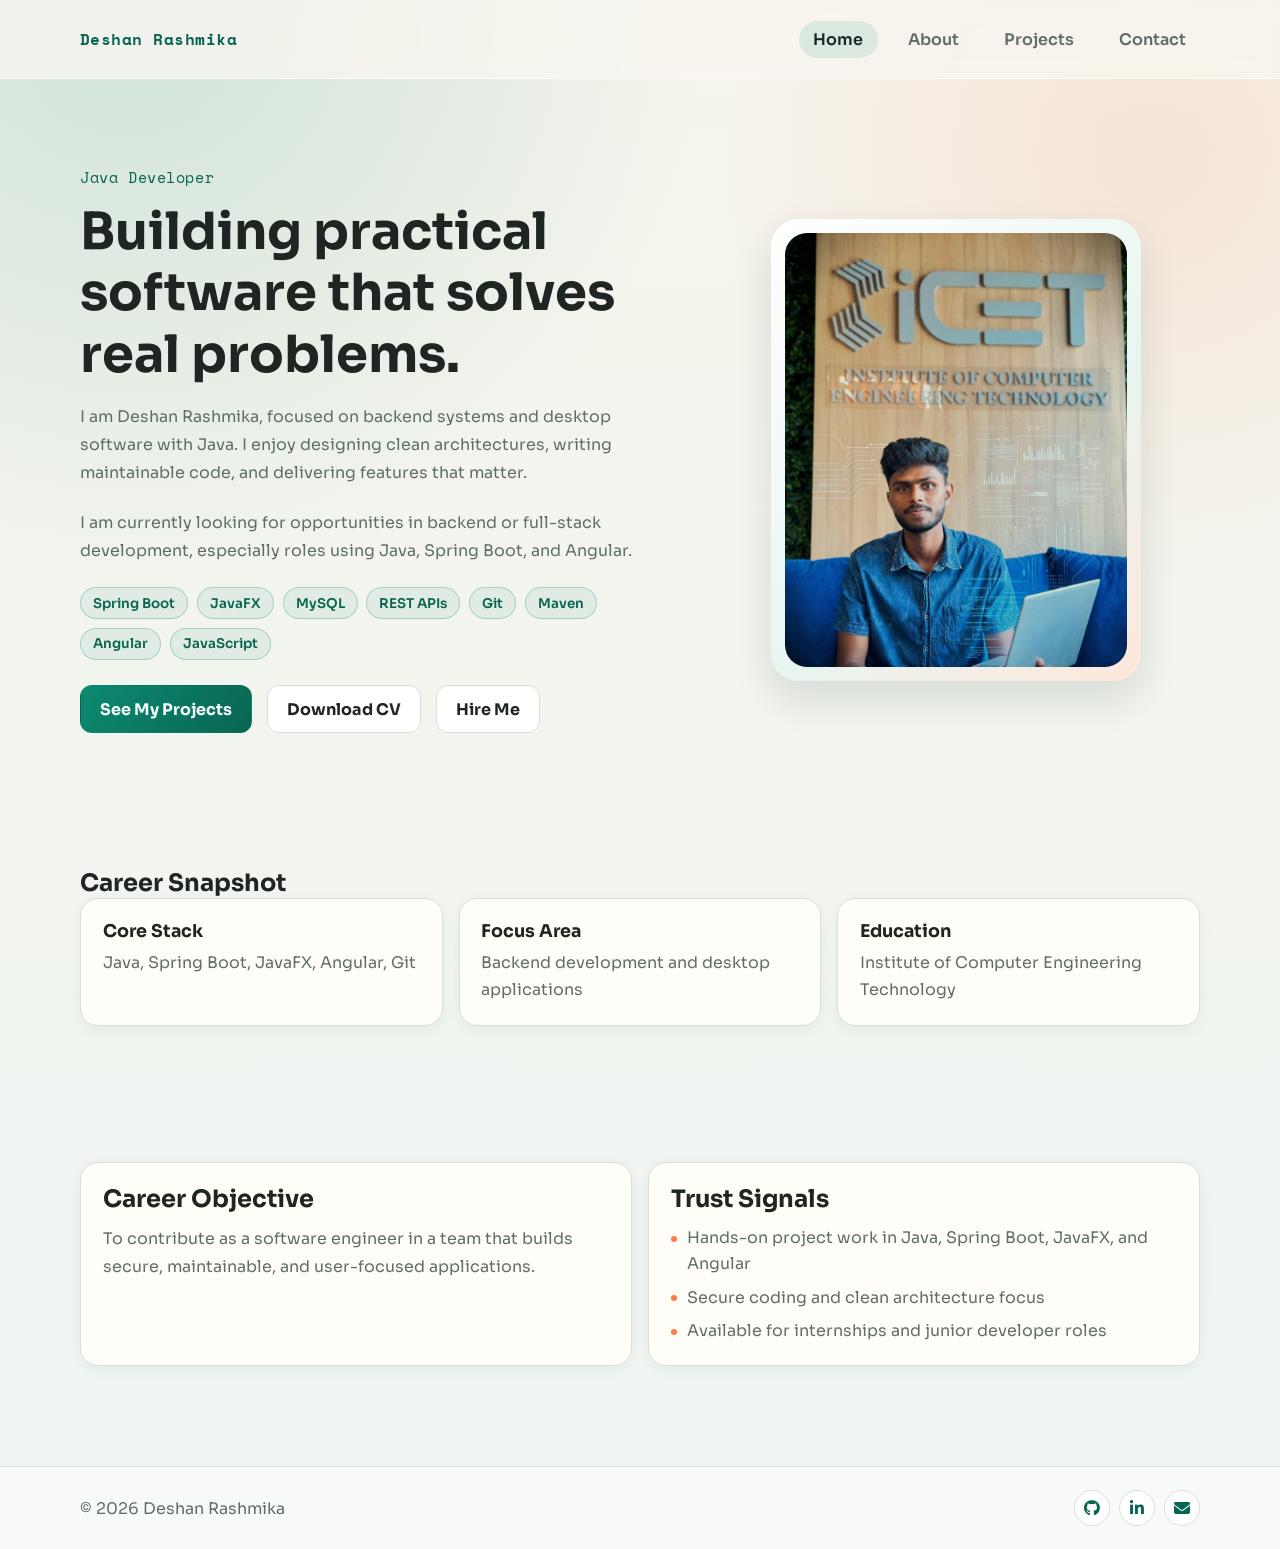
<file: index.html>
<!DOCTYPE html>
<html lang="en">
<head>
    <meta charset="UTF-8">
    <meta name="viewport" content="width=device-width, initial-scale=1.0">
    <title>Deshan Rashmika | Java Developer Portfolio</title>
    <meta name="description" content="Deshan Rashmika's Java developer portfolio showcasing backend systems, desktop applications, and CV projects.">
    <meta property="og:title" content="Deshan Rashmika | Java Developer Portfolio">
    <meta property="og:description" content="Java developer portfolio with CV projects, technical skills, and contact details.">
    <meta property="og:type" content="website">
    <link rel="stylesheet" href="assets/images/css/style.css">
    <link rel="stylesheet" href="https://cdnjs.cloudflare.com/ajax/libs/font-awesome/6.4.0/css/all.min.css">
</head>
<body>
    <header class="site-header">
        <div class="container nav-wrap">
            <a class="brand" href="index.html">Deshan Rashmika</a>
            <nav class="main-nav">
                <a href="index.html" class="nav-link active">Home</a>
                <a href="about.html" class="nav-link">About</a>
                <a href="projects.html" class="nav-link">Projects</a>
                <a href="contact.html" class="nav-link">Contact</a>
            </nav>
        </div>
    </header>

    <main>
        <section class="hero section">
            <div class="container hero-grid reveal">
                <div class="hero-copy">
                    <p class="kicker">Java Developer</p>
                    <h1>Building practical software that solves real problems.</h1>
                    <p class="lead">
                        I am Deshan Rashmika, focused on backend systems and desktop software with Java.
                        I enjoy designing clean architectures, writing maintainable code, and delivering features that matter.
                    </p>
                    <p class="lead">
                        I am currently looking for opportunities in backend or full-stack development, especially roles using Java, Spring Boot, and Angular.
                    </p>
                    <div class="tag-row">
                        <span class="tag">Spring Boot</span>
                        <span class="tag">JavaFX</span>
                        <span class="tag">MySQL</span>
                        <span class="tag">REST APIs</span>
                        <span class="tag">Git</span>
                        <span class="tag">Maven</span>
                        <span class="tag">Angular</span>
                        <span class="tag">JavaScript</span>
                    </div>
                    <div class="button-row">
                        <a class="btn btn-solid" href="projects.html">See My Projects</a>
                        <a class="btn btn-outline" href="assets/docs/DeshanRashmika's CV.pdf" download="Deshan_Rashmika_CV.pdf">Download CV</a>
                        <a class="btn btn-outline" href="contact.html">Hire Me</a>
                    </div>
                </div>

                <div class="hero-media">
                    <div class="profile-frame">
                        <img src="assets/images/Gemini_Generated_Image_resgy2resgy2resg.png" alt="Portrait of Deshan Rashmika" class="profile-image" loading="lazy">
                        <div class="profile-fallback">DR</div>
                    </div>
                </div>
            </div>
        </section>

        <section class="section">
            <div class="container reveal">
                <h2>Career Snapshot</h2>
                <div class="stat-grid">
                    <article class="card stat-card">
                        <h3>Core Stack</h3>
                        <p>Java, Spring Boot, JavaFX, Angular, Git</p>
                    </article>
                    <article class="card stat-card">
                        <h3>Focus Area</h3>
                        <p>Backend development and desktop applications</p>
                    </article>
                    <article class="card stat-card">
                        <h3>Education</h3>
                        <p>Institute of Computer Engineering Technology</p>
                    </article>
                </div>
            </div>
        </section>

        <section class="section">
            <div class="container reveal split">
                <article class="card">
                    <h2>Career Objective</h2>
                    <p>
                        To contribute as a software engineer in a team that builds secure, maintainable, and user-focused applications.
                    </p>
                </article>
                <article class="card">
                    <h2>Trust Signals</h2>
                    <ul class="list-clean">
                        <li>Hands-on project work in Java, Spring Boot, JavaFX, and Angular</li>
                        <li>Secure coding and clean architecture focus</li>
                        <li>Available for internships and junior developer roles</li>
                    </ul>
                </article>
            </div>
        </section>
    </main>

    <footer class="site-footer">
        <div class="container footer-wrap">
            <p>© 2026 Deshan Rashmika</p>
            <div class="social-links">
                <a href="https://github.com/DeshanRashmika" target="_blank" rel="noreferrer" aria-label="GitHub"><i class="fab fa-github"></i></a>
                <a href="https://www.linkedin.com/in/deshan-rashmika-539231377" target="_blank" rel="noreferrer" aria-label="LinkedIn"><i class="fab fa-linkedin-in"></i></a>
                <a href="mailto:deshanrashmika002@gmail.com" aria-label="Email"><i class="fas fa-envelope"></i></a>
            </div>
        </div>
    </footer>
<script src="assets/images/js/main.js"></script>
</body>
</html>
</file>
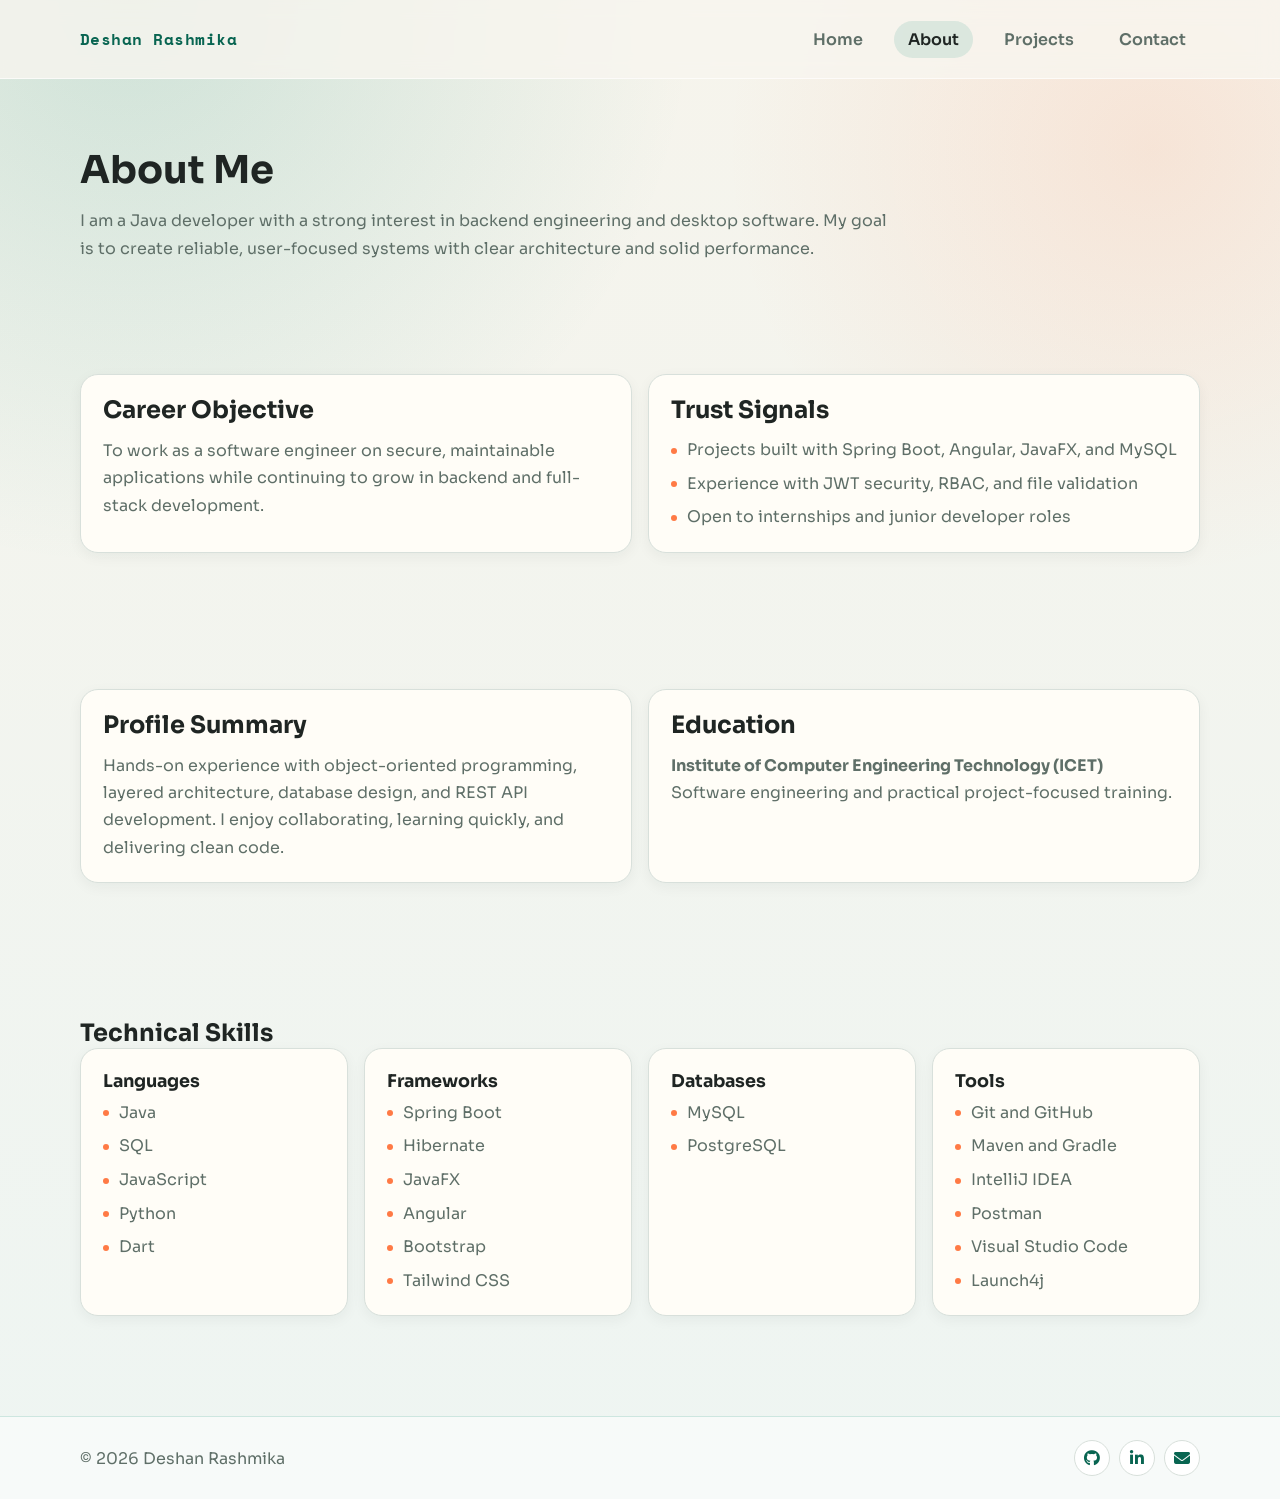
<file: about.html>
<!DOCTYPE html>
<html lang="en">
<head>
    <meta charset="UTF-8">
    <meta name="viewport" content="width=device-width, initial-scale=1.0">
    <title>About Me - Deshan Rashmika</title>
    <meta name="description" content="About Deshan Rashmika, a Java developer focused on backend engineering, desktop software, and CV projects.">
    <link rel="stylesheet" href="assets/images/css/style.css">
    <link rel="stylesheet" href="https://cdnjs.cloudflare.com/ajax/libs/font-awesome/6.4.0/css/all.min.css">
</head>
<body>

<header class="site-header">
    <div class="container nav-wrap">
        <a class="brand" href="index.html">Deshan Rashmika</a>
        <nav class="main-nav">
            <a href="index.html" class="nav-link">Home</a>
            <a href="about.html" class="nav-link active">About</a>
            <a href="projects.html" class="nav-link">Projects</a>
            <a href="contact.html" class="nav-link">Contact</a>
        </nav>
    </div>
</header>

<main>
    <section class="section">
        <div class="container reveal">
            <h1 class="page-title">About Me</h1>
            <p class="lead narrow">
                I am a Java developer with a strong interest in backend engineering and desktop software.
                My goal is to create reliable, user-focused systems with clear architecture and solid performance.
            </p>
        </div>
    </section>

    <section class="section compact-top">
        <div class="container reveal split">
            <article class="card">
                <h2>Career Objective</h2>
                <p>
                    To work as a software engineer on secure, maintainable applications while continuing to grow in backend and full-stack development.
                </p>
            </article>
            <article class="card">
                <h2>Trust Signals</h2>
                <ul class="list-clean">
                    <li>Projects built with Spring Boot, Angular, JavaFX, and MySQL</li>
                    <li>Experience with JWT security, RBAC, and file validation</li>
                    <li>Open to internships and junior developer roles</li>
                </ul>
            </article>
        </div>
    </section>

    <section class="section">
        <div class="container split reveal">
            <article class="card">
                <h2>Profile Summary</h2>
                <p>
                    Hands-on experience with object-oriented programming, layered architecture, database design,
                    and REST API development. I enjoy collaborating, learning quickly, and delivering clean code.
                </p>
            </article>
            <article class="card">
                <h2>Education</h2>
                <p><strong>Institute of Computer Engineering Technology (ICET)</strong></p>
                <p>Software engineering and practical project-focused training.</p>
            </article>
        </div>
    </section>

    <section class="section">
        <div class="container reveal">
            <h2>Technical Skills</h2>
            <div class="skill-grid">
                <article class="card">
                    <h3>Languages</h3>
                    <ul class="list-clean">
                        <li>Java</li>
                        <li>SQL</li>
                        <li>JavaScript</li>
                        <li>Python</li>
                        <li>Dart</li>
                    </ul>
                </article>
                <article class="card">
                    <h3>Frameworks</h3>
                    <ul class="list-clean">
                        <li>Spring Boot</li>
                        <li>Hibernate</li>
                        <li>JavaFX</li>
                        <li>Angular</li>
                        <li>Bootstrap</li>
                        <li>Tailwind CSS</li>
                    </ul>
                </article>
                <article class="card">
                    <h3>Databases</h3>
                    <ul class="list-clean">
                        <li>MySQL</li>
                        <li>PostgreSQL</li>
                    </ul>
                </article>
                <article class="card">
                    <h3>Tools</h3>
                    <ul class="list-clean">
                        <li>Git and GitHub</li>
                        <li>Maven and Gradle</li>
                        <li>IntelliJ IDEA</li>
                        <li>Postman</li>
                        <li>Visual Studio Code</li>
                        <li>Launch4j</li>
                    </ul>
                </article>
            </div>
        </div>
    </section>
</main>

<footer class="site-footer">
    <div class="container footer-wrap">
        <p>© 2026 Deshan Rashmika</p>
        <div class="social-links">
            <a href="https://github.com/DeshanRashmika" target="_blank" rel="noreferrer" aria-label="GitHub"><i class="fab fa-github"></i></a>
            <a href="https://www.linkedin.com/in/deshanrashmika" target="_blank" rel="noreferrer" aria-label="LinkedIn"><i class="fab fa-linkedin-in"></i></a>
            <a href="mailto:deshanrashmika002@gmail.com" aria-label="Email"><i class="fas fa-envelope"></i></a>
        </div>
    </div>
</footer>

<script src="assets/images/js/main.js"></script>
</body>
</html>
</file>
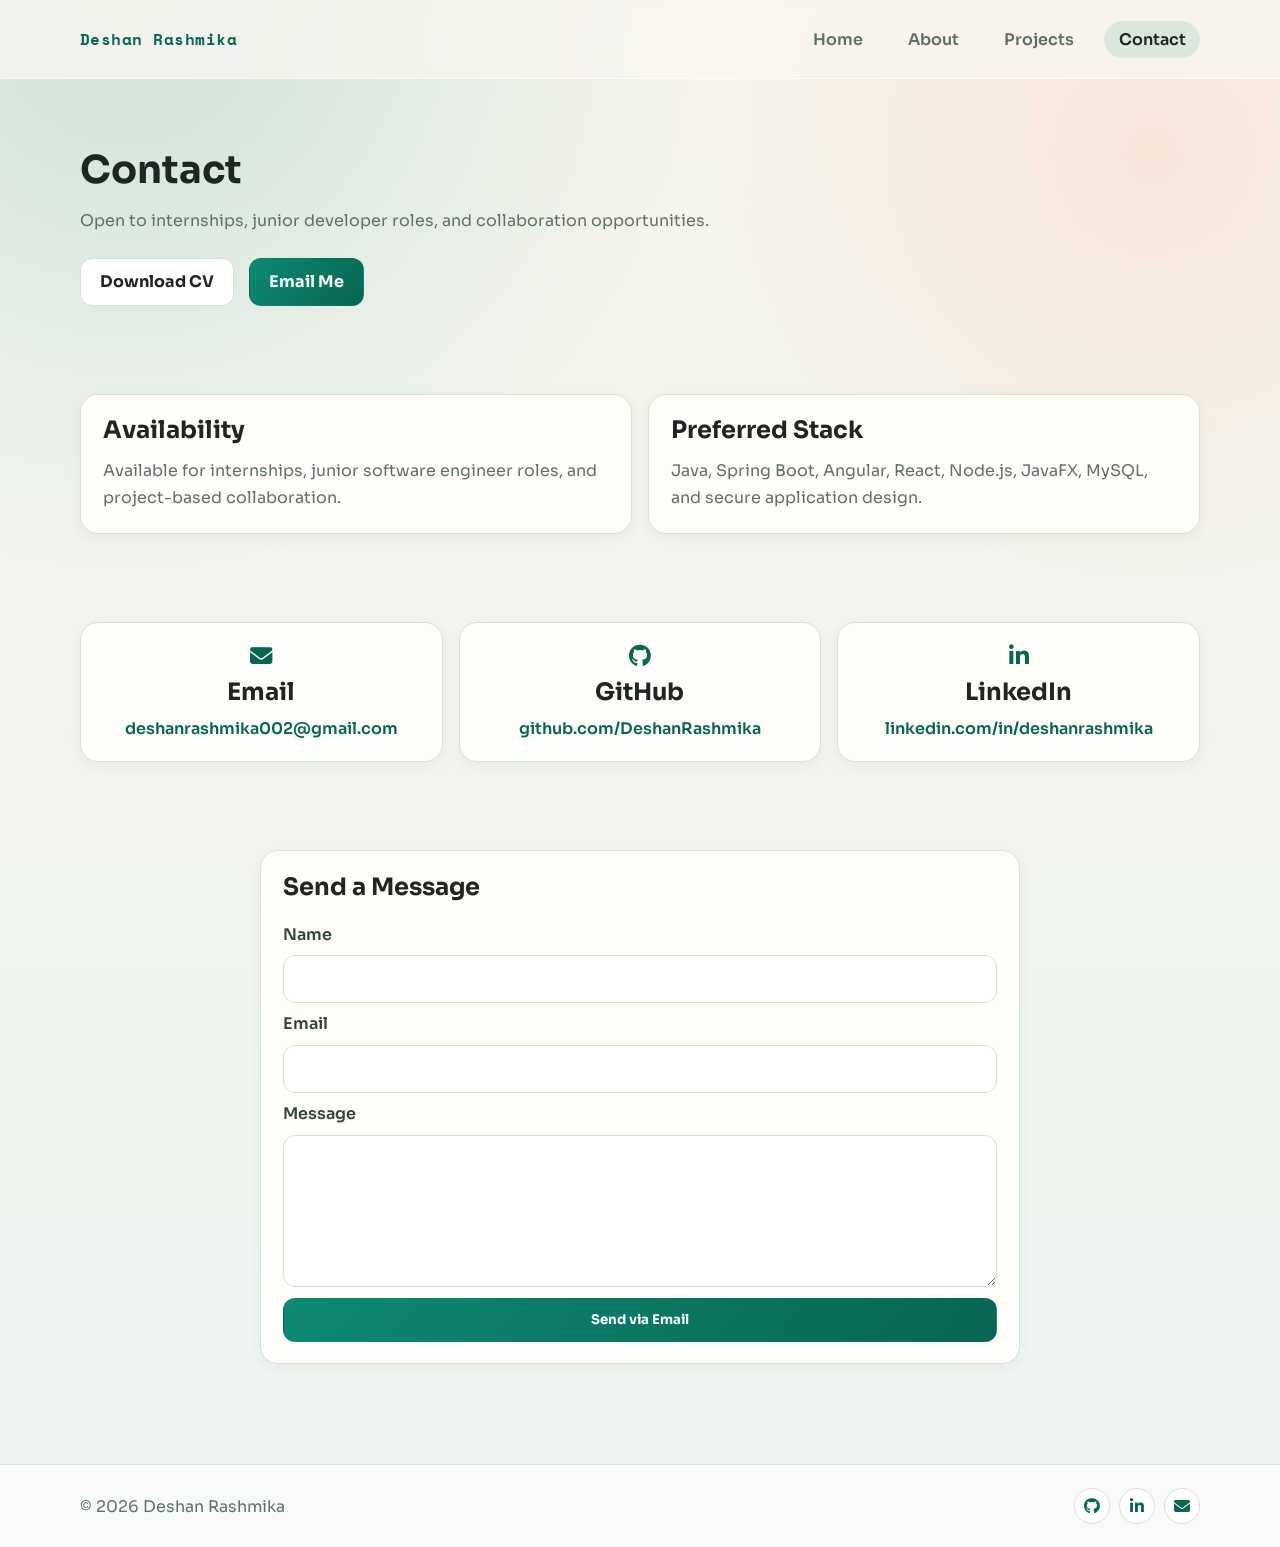
<file: contact.html>
<!DOCTYPE html>
<html lang="en">
<head>
    <meta charset="UTF-8">
    <meta name="viewport" content="width=device-width, initial-scale=1.0">
    <title>Contact - Deshan Rashmika</title>
    <meta name="description" content="Contact Deshan Rashmika for internships, junior developer roles, and project collaboration.">
    <link rel="stylesheet" href="assets/images/css/style.css">
    <link rel="stylesheet" href="https://cdnjs.cloudflare.com/ajax/libs/font-awesome/6.4.0/css/all.min.css">
</head>
<body>

<header class="site-header">
    <div class="container nav-wrap">
        <a class="brand" href="index.html">Deshan Rashmika</a>
        <nav class="main-nav">
            <a href="index.html" class="nav-link">Home</a>
            <a href="about.html" class="nav-link">About</a>
            <a href="projects.html" class="nav-link">Projects</a>
            <a href="contact.html" class="nav-link active">Contact</a>
        </nav>
    </div>
</header>

<main>
    <section class="section">
        <div class="container reveal">
            <h1 class="page-title">Contact</h1>
            <p class="lead narrow">Open to internships, junior developer roles, and collaboration opportunities.</p>
            <div class="button-row" style="margin-top: 1rem;">
                <a class="btn btn-outline" href="assets/docs/DeshanRashmika's CV.pdf" download="Deshan_Rashmika_CV.pdf">Download CV</a>
                <a class="btn btn-solid" href="mailto:deshanrashmika002@gmail.com">Email Me</a>
            </div>
        </div>
    </section>

    <section class="section compact-top">
        <div class="container reveal split">
            <article class="card">
                <h2>Availability</h2>
                <p>Available for internships, junior software engineer roles, and project-based collaboration.</p>
            </article>
            <article class="card">
                <h2>Preferred Stack</h2>
                <p>Java, Spring Boot, Angular, React, Node.js, JavaFX, MySQL, and secure application design.</p>
            </article>
        </div>
    </section>

    <section class="section compact-top">
        <div class="container reveal contact-grid">
            <article class="card contact-item">
                <i class="fas fa-envelope"></i>
                <h2>Email</h2>
                <a href="mailto:deshanrashmika002@gmail.com">deshanrashmika002@gmail.com</a>
            </article>
            <article class="card contact-item">
                <i class="fab fa-github"></i>
                <h2>GitHub</h2>
                <a href="https://github.com/DeshanRashmika" target="_blank" rel="noreferrer">github.com/DeshanRashmika</a>
            </article>
            <article class="card contact-item">
                <i class="fab fa-linkedin-in"></i>
                <h2>LinkedIn</h2>
                <a href="https://www.linkedin.com/in/deshanrashmika" target="_blank" rel="noreferrer">linkedin.com/in/deshanrashmika</a>
            </article>
        </div>
    </section>

    <section class="section compact-top">
        <div class="container reveal">
            <form class="card contact-form" id="contact-form">
                <h2>Send a Message</h2>
                <label for="name">Name</label>
                <input id="name" name="name" type="text" required>

                <label for="email">Email</label>
                <input id="email" name="email" type="email" required>

                <label for="message">Message</label>
                <textarea id="message" name="message" rows="6" required></textarea>

                <button class="btn btn-solid" type="submit">Send via Email</button>
            </form>
        </div>
    </section>
</main>

<footer class="site-footer">
    <div class="container footer-wrap">
        <p>© 2026 Deshan Rashmika</p>
        <div class="social-links">
            <a href="https://github.com/DeshanRashmika" target="_blank" rel="noreferrer" aria-label="GitHub"><i class="fab fa-github"></i></a>
            <a href="https://www.linkedin.com/in/deshan-rashmika-539231377" target="_blank" rel="noreferrer" aria-label="LinkedIn"><i class="fab fa-linkedin-in"></i></a>
            <a href="mailto:deshanrashmika002@gmail.com" aria-label="Email"><i class="fas fa-envelope"></i></a>
        </div>
    </div>
</footer>

<script src="assets/images/js/main.js"></script>
</body>
</html>
</file>
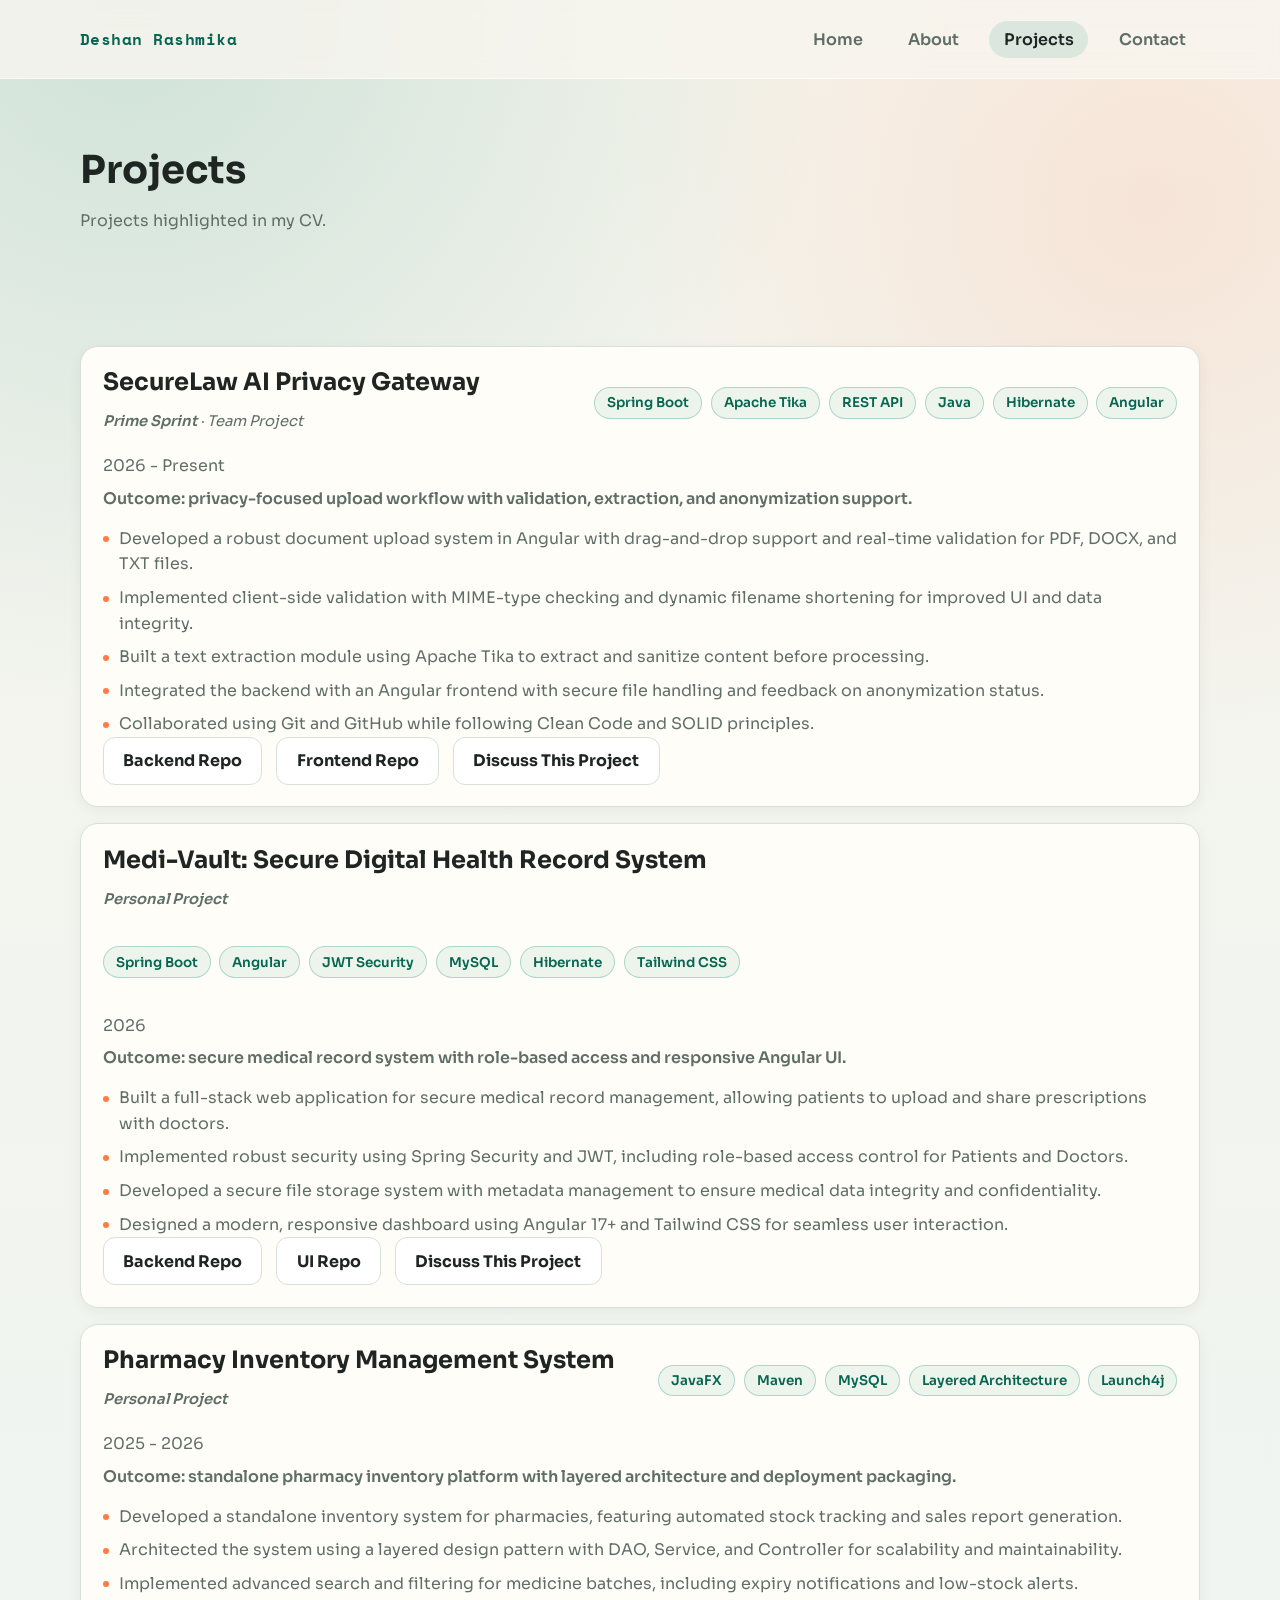
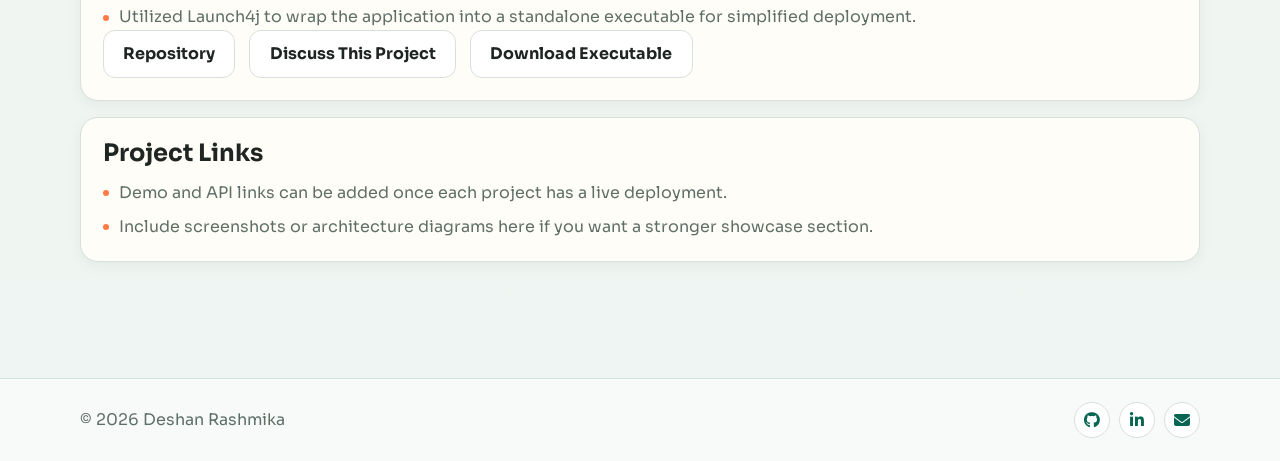
<file: projects.html>
<!DOCTYPE html>
<html lang="en">
<head>
    <meta charset="UTF-8">
    <meta name="viewport" content="width=device-width, initial-scale=1.0">
    <title>Projects - Deshan Rashmika</title>
    <meta name="description" content="Projects by Deshan Rashmika including SecureLaw AI Privacy Gateway, Medi-Vault, and Pharmacy Inventory Management System.">
    <link rel="stylesheet" href="assets/images/css/style.css">
    <link rel="stylesheet" href="https://cdnjs.cloudflare.com/ajax/libs/font-awesome/6.4.0/css/all.min.css">
</head>
<body>

<header class="site-header">
    <div class="container nav-wrap">
        <a class="brand" href="index.html">Deshan Rashmika</a>
        <nav class="main-nav">
            <a href="index.html" class="nav-link">Home</a>
            <a href="about.html" class="nav-link">About</a>
            <a href="projects.html" class="nav-link active">Projects</a>
            <a href="contact.html" class="nav-link">Contact</a>
        </nav>
    </div>
</header>

<main>
    <section class="section">
        <div class="container reveal">
            <h1 class="page-title">Projects</h1>
            <p class="lead narrow">Projects highlighted in my CV.</p>
        </div>
    </section>

    <section class="section compact-top">
        <div class="container reveal">
            <article class="card project">
                <div class="project-head">
                    <div>
                        <h2>SecureLaw AI Privacy Gateway</h2>
                        <p class="project-meta"><span>Prime Sprint</span> · Team Project</p>
                    </div>
                    <div class="tag-row">
                        <span class="tag">Spring Boot</span>
                        <span class="tag">Apache Tika</span>
                        <span class="tag">REST API</span>
                        <span class="tag">Java</span>
                        <span class="tag">Hibernate</span>
                        <span class="tag">Angular</span>
                    </div>
                </div>
                <p>
                    2026 - Present
                </p>
                <p class="project-result">Outcome: privacy-focused upload workflow with validation, extraction, and anonymization support.</p>
                <ul class="list-clean">
                    <li>Developed a robust document upload system in Angular with drag-and-drop support and real-time validation for PDF, DOCX, and TXT files.</li>
                    <li>Implemented client-side validation with MIME-type checking and dynamic filename shortening for improved UI and data integrity.</li>
                    <li>Built a text extraction module using Apache Tika to extract and sanitize content before processing.</li>
                    <li>Integrated the backend with an Angular frontend with secure file handling and feedback on anonymization status.</li>
                    <li>Collaborated using Git and GitHub while following Clean Code and SOLID principles.</li>
                </ul>
                <div class="button-row">
                    <a class="btn btn-outline" href="https://github.com/iCET-Computer-Engineering-Technology/PrimeSprint-T1-SecureLaw-Backend/tree/dev" target="_blank" rel="noreferrer">Backend Repo</a>
                    <a class="btn btn-outline" href="https://github.com/iCET-Computer-Engineering-Technology/PrimeSprint-T1-SecureLaw-Frontend/tree/dev" target="_blank" rel="noreferrer">Frontend Repo</a>
                    <a class="btn btn-outline" href="contact.html">Discuss This Project</a>
                </div>
            </article>

            <article class="card project">
                <div class="project-head">
                    <div>
                        <h2>Medi-Vault: Secure Digital Health Record System</h2>
                        <p class="project-meta"><span>Personal Project</span></p>
                    </div>
                    <div class="tag-row">
                        <span class="tag">Spring Boot</span>
                        <span class="tag">Angular</span>
                        <span class="tag">JWT Security</span>
                        <span class="tag">MySQL</span>
                        <span class="tag">Hibernate</span>
                        <span class="tag">Tailwind CSS</span>
                    </div>
                </div>
                <p>
                    2026
                </p>
                <p class="project-result">Outcome: secure medical record system with role-based access and responsive Angular UI.</p>
                <ul class="list-clean">
                    <li>Built a full-stack web application for secure medical record management, allowing patients to upload and share prescriptions with doctors.</li>
                    <li>Implemented robust security using Spring Security and JWT, including role-based access control for Patients and Doctors.</li>
                    <li>Developed a secure file storage system with metadata management to ensure medical data integrity and confidentiality.</li>
                    <li>Designed a modern, responsive dashboard using Angular 17+ and Tailwind CSS for seamless user interaction.</li>
                </ul>
                <div class="button-row">
                    <a class="btn btn-outline" href="https://github.com/DeshanRashmika/Medi-vault" target="_blank" rel="noreferrer">Backend Repo</a>
                    <a class="btn btn-outline" href="https://github.com/DeshanRashmika/medi-vault-ui" target="_blank" rel="noreferrer">UI Repo</a>
                    <a class="btn btn-outline" href="contact.html">Discuss This Project</a>
                </div>
            </article>

            <article class="card project">
                <div class="project-head">
                    <div>
                        <h2>Pharmacy Inventory Management System</h2>
                        <p class="project-meta"><span>Personal Project</span></p>
                    </div>
                    <div class="tag-row">
                        <span class="tag">JavaFX</span>
                        <span class="tag">Maven</span>
                        <span class="tag">MySQL</span>
                        <span class="tag">Layered Architecture</span>
                        <span class="tag">Launch4j</span>
                    </div>
                </div>
                <p>
                    2025 - 2026
                </p>
                <p class="project-result">Outcome: standalone pharmacy inventory platform with layered architecture and deployment packaging.</p>
                <ul class="list-clean">
                    <li>Developed a standalone inventory system for pharmacies, featuring automated stock tracking and sales report generation.</li>
                    <li>Architected the system using a layered design pattern with DAO, Service, and Controller for scalability and maintainability.</li>
                    <li>Implemented advanced search and filtering for medicine batches, including expiry notifications and low-stock alerts.</li>
                    <li>Utilized Launch4j to wrap the application into a standalone executable for simplified deployment.</li>
                </ul>
                <div class="button-row">
                    <a class="btn btn-outline" href="https://github.com/DeshanRashmika/pharmacy-inventory-system" target="_blank" rel="noreferrer">Repository</a>
                    <a class="btn btn-outline" href="contact.html">Discuss This Project</a>
                    <a class="btn btn-outline" href="projects/Medisync.exe" target="_blank" class="px-4 py-2 bg-emerald-600 text-white rounded-lg hover:bg-emerald-700 transition">
                        Download Executable
                    </a>
                </div>
            </article>

            <article class="card project">
                <h2>Project Links</h2>
                <ul class="list-clean">
                    <li>Demo and API links can be added once each project has a live deployment.</li>
                    <li>Include screenshots or architecture diagrams here if you want a stronger showcase section.</li>
                </ul>
            </article>
    </section>
</main>

<footer class="site-footer">
    <div class="container footer-wrap">
        <p>© 2026 Deshan Rashmika</p>
        <div class="social-links">
            <a href="https://github.com/DeshanRashmika" target="_blank" rel="noreferrer" aria-label="GitHub"><i class="fab fa-github"></i></a>
            <a href="https://www.linkedin.com/in/deshan-rashmika-539231377" target="_blank" rel="noreferrer" aria-label="LinkedIn"><i class="fab fa-linkedin-in"></i></a>
            <a href="mailto:deshanrashmika002@gmail.com" aria-label="Email"><i class="fas fa-envelope"></i></a>
        </div>
    </div>
</footer>

<script src="assets/images/js/main.js"></script>
</body>
</html>
</file>
<file: assets/images/css/style.css>
@import url('https://fonts.googleapis.com/css2?family=Sora:wght@400;500;600;700;800&family=Space+Mono:wght@400;700&display=swap');

:root {
    --bg: #f8f6ef;
    --paper: #fffdf7;
    --ink: #1f2523;
    --muted: #5f6f68;
    --line: #d8e0db;
    --brand: #0d8a72;
    --brand-deep: #086551;
    --accent: #ff7a45;
    --accent-soft: #ffe0d1;
    --shadow: 0 18px 40px rgba(10, 40, 34, 0.12);
    --radius: 18px;
    --max: 1120px;
}

* {
    box-sizing: border-box;
    margin: 0;
    padding: 0;
}

html,
body {
    scroll-behavior: smooth;
}

body {
    font-family: 'Sora', sans-serif;
    color: var(--ink);
    background:
        radial-gradient(circle at 10% 0%, rgba(13, 138, 114, 0.17), transparent 30%),
        radial-gradient(circle at 90% 10%, rgba(255, 122, 69, 0.13), transparent 24%),
        linear-gradient(180deg, #f6f4ec 0%, #eef5f2 100%);
    min-height: 100vh;
}

a {
    color: inherit;
    text-decoration: none;
}

img {
    max-width: 100%;
    display: block;
}

.container {
    width: min(var(--max), calc(100% - 2.5rem));
    margin: 0 auto;
}

.section {
    padding: 4.25rem 0;
}

.compact-top {
    padding-top: 1.25rem;
}

.site-header {
    position: sticky;
    top: 0;
    z-index: 20;
    border-bottom: 1px solid rgba(255, 255, 255, 0.65);
    background: rgba(248, 246, 239, 0.8);
    backdrop-filter: blur(10px);
}

.nav-wrap {
    height: 78px;
    display: flex;
    align-items: center;
    justify-content: space-between;
    gap: 1rem;
}

.brand {
    font-family: 'Space Mono', monospace;
    font-weight: 700;
    letter-spacing: 0.03em;
    color: var(--brand-deep);
}

.main-nav {
    display: flex;
    align-items: center;
    gap: 1rem;
    flex-wrap: wrap;
    justify-content: flex-end;
}

.nav-link {
    padding: 0.5rem 0.9rem;
    border-radius: 999px;
    font-weight: 600;
    color: var(--muted);
    transition: 0.25s ease;
}

.nav-link:hover,
.nav-link.active {
    color: var(--ink);
    background: rgba(13, 138, 114, 0.12);
}

.hero {
    padding-top: 5.5rem;
}

.hero-grid {
    display: grid;
    gap: 2.25rem;
    grid-template-columns: 1.1fr 0.9fr;
    align-items: center;
}

.kicker {
    color: var(--brand-deep);
    font-family: 'Space Mono', monospace;
    margin-bottom: 0.8rem;
    font-size: 0.92rem;
    letter-spacing: 0.04em;
}

h1,
h2,
h3 {
    line-height: 1.2;
}

.hero-copy h1 {
    font-size: clamp(2rem, 4vw, 3.4rem);
    max-width: 14ch;
    margin-bottom: 1.1rem;
}

.lead {
    color: var(--muted);
    line-height: 1.75;
    margin-bottom: 1.4rem;
}

.narrow {
    max-width: 68ch;
}

.page-title {
    font-size: clamp(1.85rem, 3vw, 2.8rem);
    margin-bottom: 0.9rem;
}

.tag-row {
    display: flex;
    gap: 0.55rem;
    flex-wrap: wrap;
    margin: 1.15rem 0 1.6rem;
}

.tag {
    display: inline-flex;
    align-items: center;
    border: 1px solid rgba(13, 138, 114, 0.28);
    color: var(--brand-deep);
    background: rgba(13, 138, 114, 0.08);
    border-radius: 999px;
    font-size: 0.84rem;
    padding: 0.4rem 0.75rem;
    font-weight: 600;
}

.button-row {
    display: flex;
    gap: 0.9rem;
    flex-wrap: wrap;
}

.btn {
    display: inline-flex;
    align-items: center;
    justify-content: center;
    border-radius: 12px;
    padding: 0.78rem 1.2rem;
    border: 1px solid transparent;
    font-weight: 700;
    cursor: pointer;
    transition: 0.25s ease;
    font-family: inherit;
}

.btn-solid {
    background: linear-gradient(130deg, var(--brand), var(--brand-deep));
    color: #f7fffc;
}

.btn-solid:hover {
    transform: translateY(-2px);
    box-shadow: 0 12px 24px rgba(8, 101, 81, 0.22);
}

.btn-outline {
    border-color: var(--line);
    color: var(--ink);
    background: #ffffff;
}

.btn-outline:hover {
    border-color: var(--brand);
    color: var(--brand-deep);
}

.hero-media {
    display: flex;
    justify-content: center;
}

.profile-frame {
    width: min(370px, 100%);
    aspect-ratio: 4 / 5;
    border-radius: 28px;
    padding: 0.9rem;
    background: linear-gradient(140deg, #ffffff, #e8f5f0 60%, #ffe7da);
    box-shadow: var(--shadow);
    position: relative;
    overflow: hidden;
}

.profile-image {
    width: 100%;
    height: 100%;
    object-fit: cover;
    border-radius: 22px;
    background: #f0f0f0;
}

.profile-fallback {
    position: absolute;
    inset: 0.9rem;
    border-radius: 22px;
    background: linear-gradient(145deg, #e9f6f2, #fff0e8);
    color: var(--brand-deep);
    display: none;
    align-items: center;
    justify-content: center;
    font-size: 3rem;
    font-family: 'Space Mono', monospace;
    font-weight: 700;
}

.card {
    border: 1px solid var(--line);
    background: var(--paper);
    border-radius: var(--radius);
    padding: 1.35rem;
    box-shadow: 0 4px 14px rgba(10, 40, 34, 0.05);
}

.card h2 {
    margin-bottom: 0.75rem;
    font-size: clamp(1.2rem, 2.3vw, 1.5rem);
}

.card h3 {
    margin-bottom: 0.5rem;
    font-size: 1.1rem;
}

.card p {
    line-height: 1.7;
    color: var(--muted);
}

.stat-grid,
.skill-grid {
    display: grid;
    gap: 1rem;
    grid-template-columns: repeat(3, minmax(0, 1fr));
}

.skill-grid {
    grid-template-columns: repeat(4, minmax(0, 1fr));
}

.stat-card h3 {
    margin-bottom: 0.45rem;
}

.split {
    display: grid;
    grid-template-columns: 1fr 1fr;
    gap: 1rem;
}

.list-clean {
    list-style: none;
    display: grid;
    gap: 0.5rem;
    color: var(--muted);
}

.list-clean li {
    position: relative;
    padding-left: 1rem;
    line-height: 1.6;
}

.list-clean li::before {
    content: '';
    width: 6px;
    height: 6px;
    border-radius: 50%;
    background: var(--accent);
    position: absolute;
    left: 0;
    top: 0.66rem;
}

.project {
    margin-bottom: 1rem;
}

.project-head {
    display: flex;
    justify-content: space-between;
    gap: 1rem;
    align-items: flex-start;
    flex-wrap: wrap;
    margin-bottom: 0.5rem;
}

.project-meta {
    margin-top: 0.15rem;
    color: var(--brand-deep);
    font-size: 0.92rem;
    font-style: italic;
}

.project-meta span {
    font-weight: 600;
}

.project-result {
    color: var(--brand-deep);
    font-weight: 600;
    margin: 0.35rem 0 0.85rem;
}

.showcase-note {
    color: var(--muted);
    margin-top: 0.35rem;
}

.contact-grid {
    display: grid;
    gap: 1rem;
    grid-template-columns: repeat(3, minmax(0, 1fr));
}

.contact-item {
    text-align: center;
}

.contact-item i {
    font-size: 1.4rem;
    color: var(--brand-deep);
    margin-bottom: 0.65rem;
}

.contact-item a {
    color: var(--brand-deep);
    font-weight: 600;
    word-break: break-all;
}

.contact-form {
    max-width: 760px;
    margin: 0 auto;
    display: grid;
    gap: 0.65rem;
}

.contact-form label {
    font-weight: 600;
    color: #34423d;
}

.contact-form input,
.contact-form textarea {
    width: 100%;
    border-radius: 12px;
    border: 1px solid var(--line);
    background: #ffffff;
    padding: 0.78rem 0.85rem;
    font: inherit;
    color: var(--ink);
}

.contact-form input:focus,
.contact-form textarea:focus {
    outline: 2px solid rgba(13, 138, 114, 0.3);
    border-color: rgba(13, 138, 114, 0.6);
}

.site-footer {
    border-top: 1px solid rgba(13, 138, 114, 0.18);
    background: rgba(255, 255, 255, 0.55);
    margin-top: 2rem;
}

.footer-wrap {
    min-height: 82px;
    display: flex;
    align-items: center;
    justify-content: space-between;
    gap: 1rem;
}

.footer-wrap p {
    color: var(--muted);
}

.social-links {
    display: flex;
    gap: 0.55rem;
}

.social-links a {
    width: 36px;
    height: 36px;
    border-radius: 50%;
    border: 1px solid var(--line);
    display: grid;
    place-items: center;
    color: var(--brand-deep);
    background: #ffffff;
    transition: 0.25s ease;
}

.social-links a:hover {
    transform: translateY(-2px);
    border-color: var(--brand);
}

.reveal {
    opacity: 0;
    transform: translateY(20px);
    transition: opacity 0.6s ease, transform 0.6s ease;
}

.reveal.in {
    opacity: 1;
    transform: translateY(0);
}

@media (max-width: 980px) {
    .hero-grid,
    .split,
    .stat-grid,
    .skill-grid,
    .contact-grid {
        grid-template-columns: 1fr 1fr;
    }
}

@media (max-width: 700px) {
    .container {
        width: min(var(--max), calc(100% - 1.5rem));
    }

    .nav-wrap {
        height: auto;
        padding: 0.95rem 0;
        align-items: flex-start;
        flex-direction: column;
    }

    .main-nav {
        width: 100%;
        justify-content: flex-start;
        gap: 0.5rem;
    }

    .hero {
        padding-top: 4rem;
    }

    .hero-grid,
    .split,
    .stat-grid,
    .skill-grid,
    .contact-grid,
    .footer-wrap {
        grid-template-columns: 1fr;
        flex-direction: column;
        align-items: flex-start;
    }

    .footer-wrap {
        padding: 1rem 0;
    }
}
</file>
